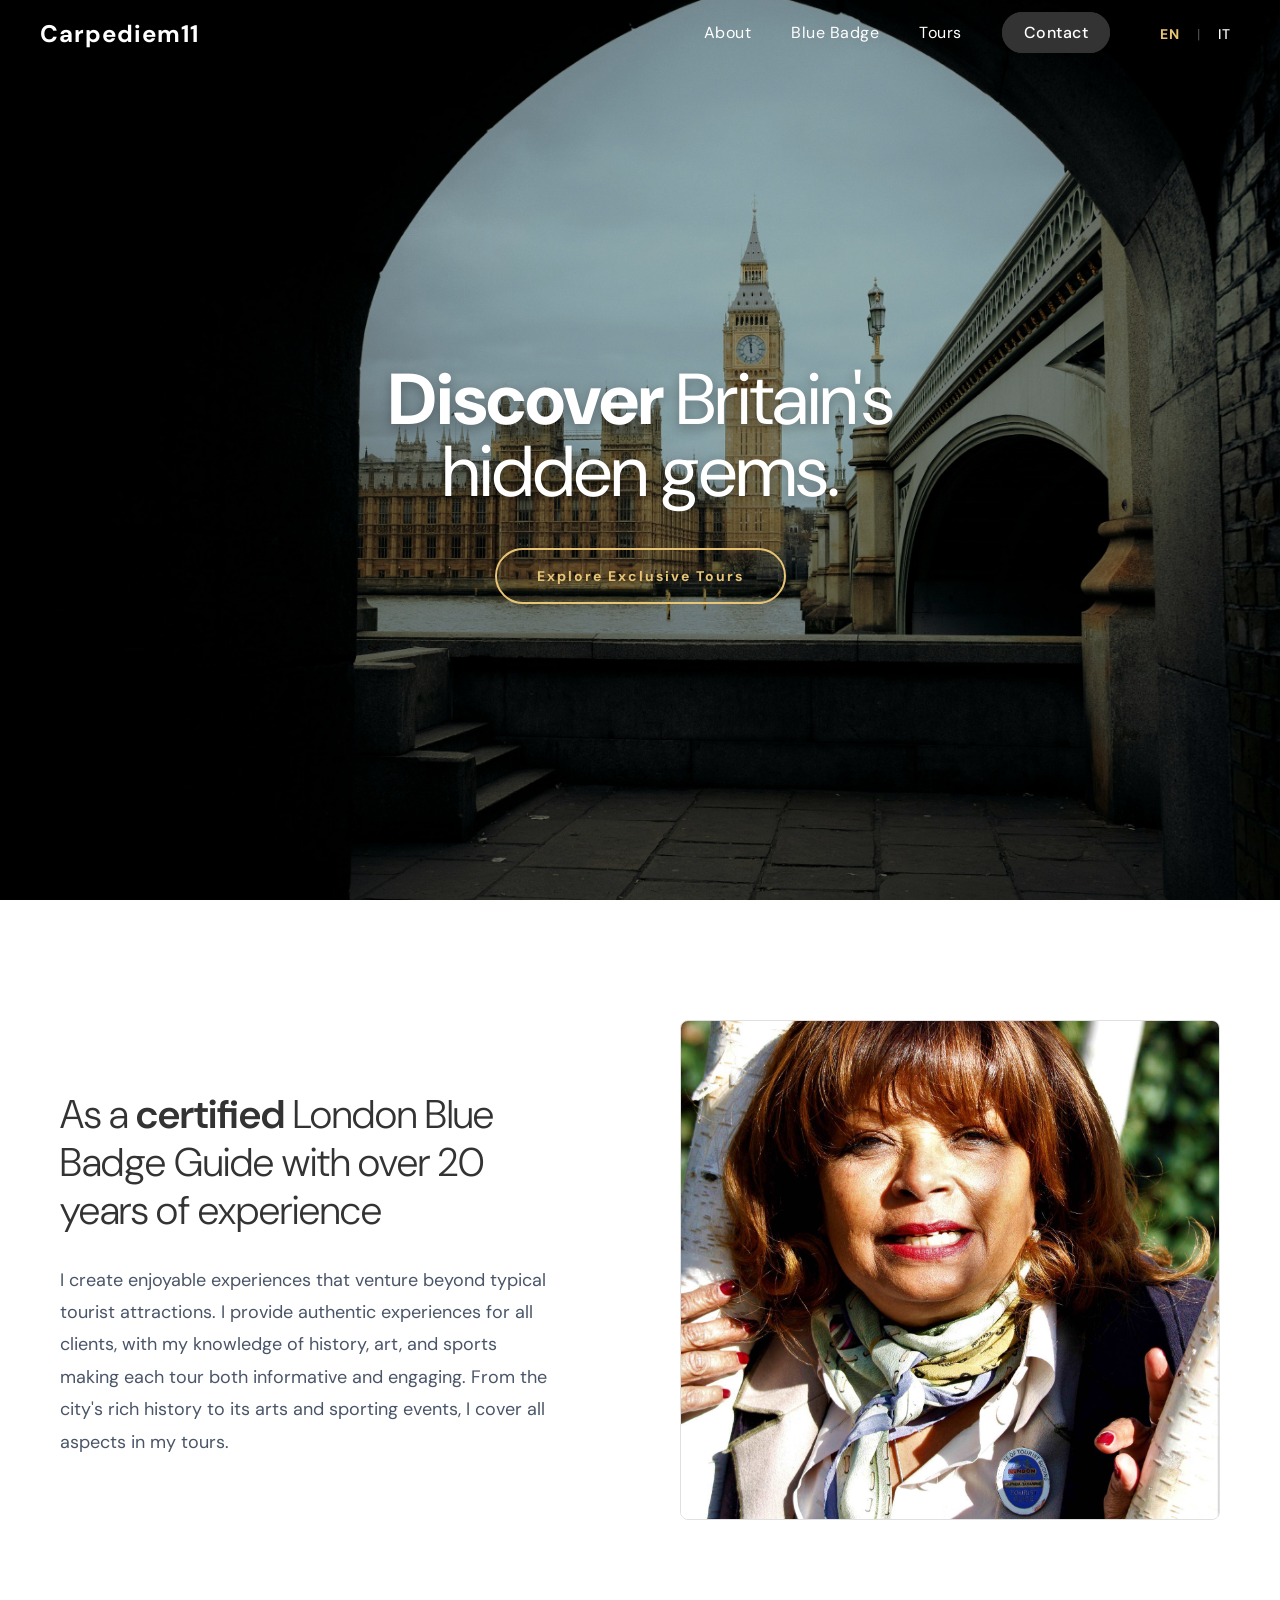
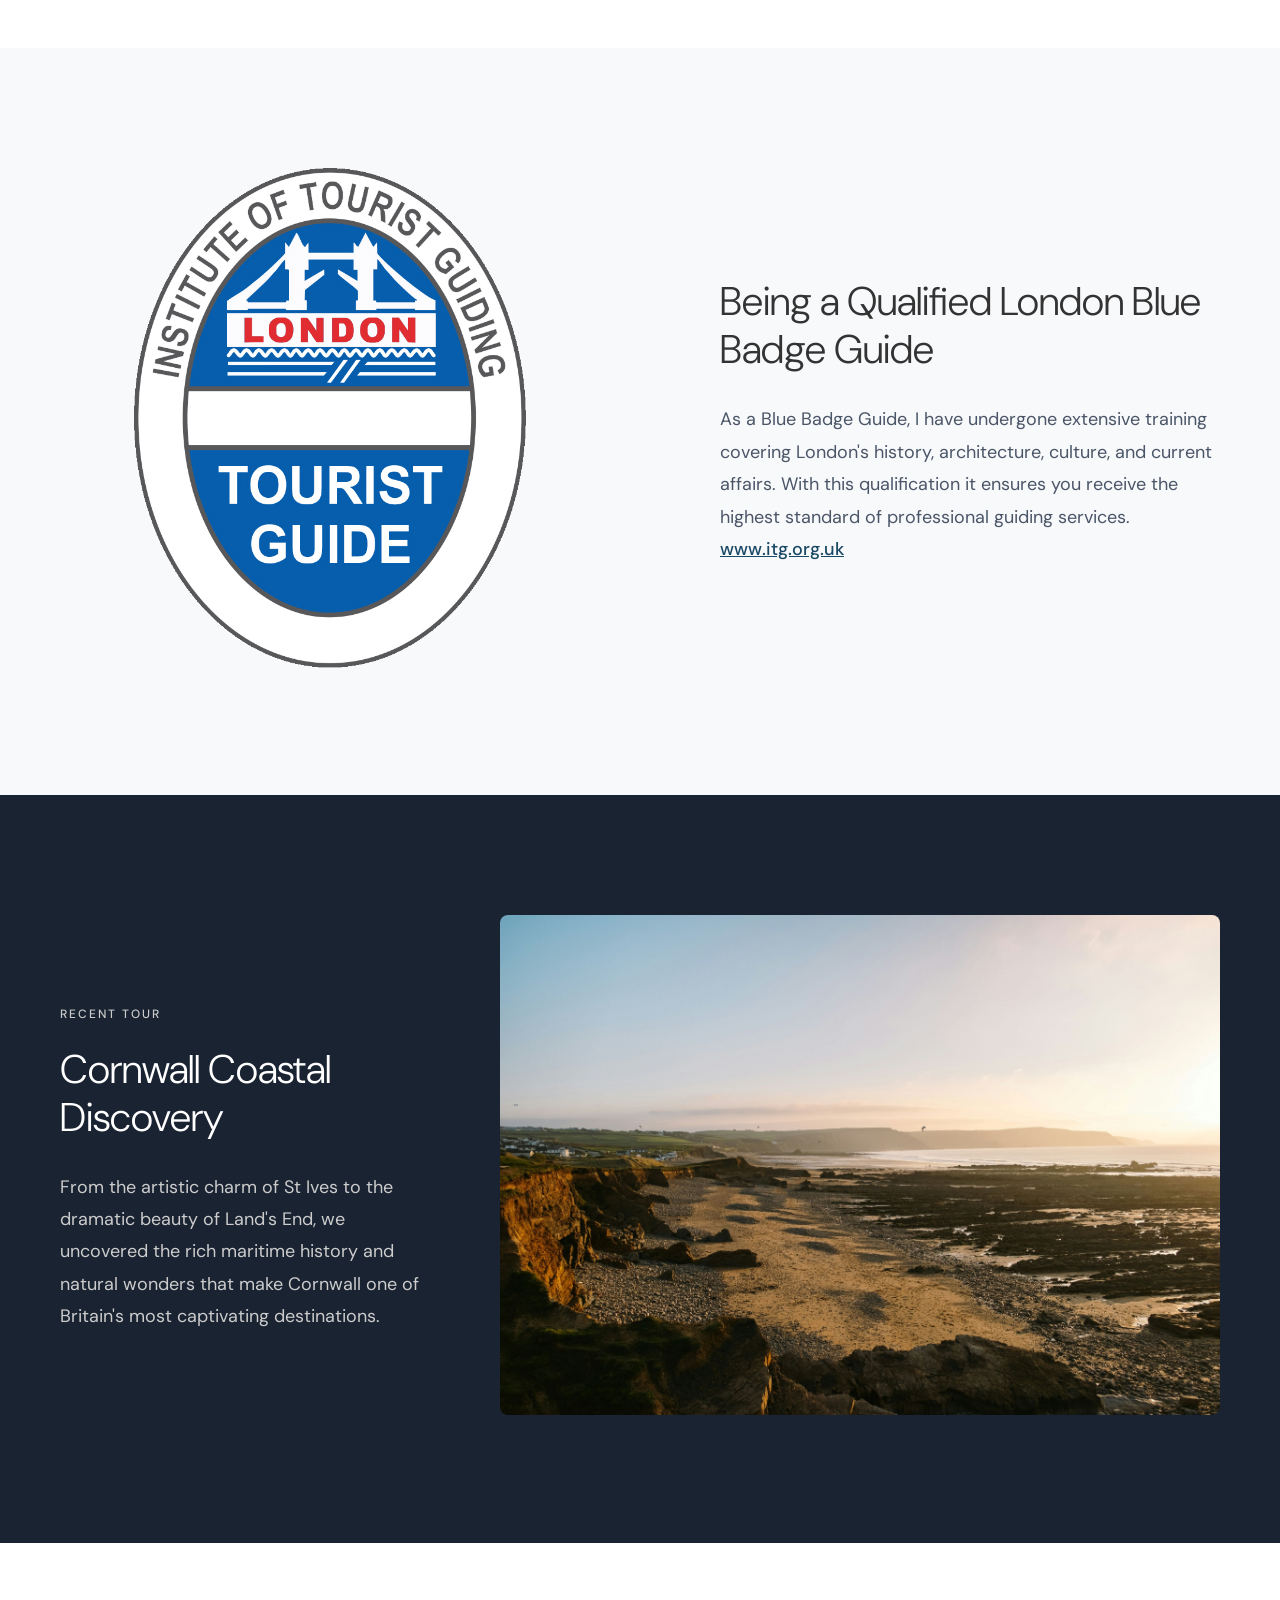
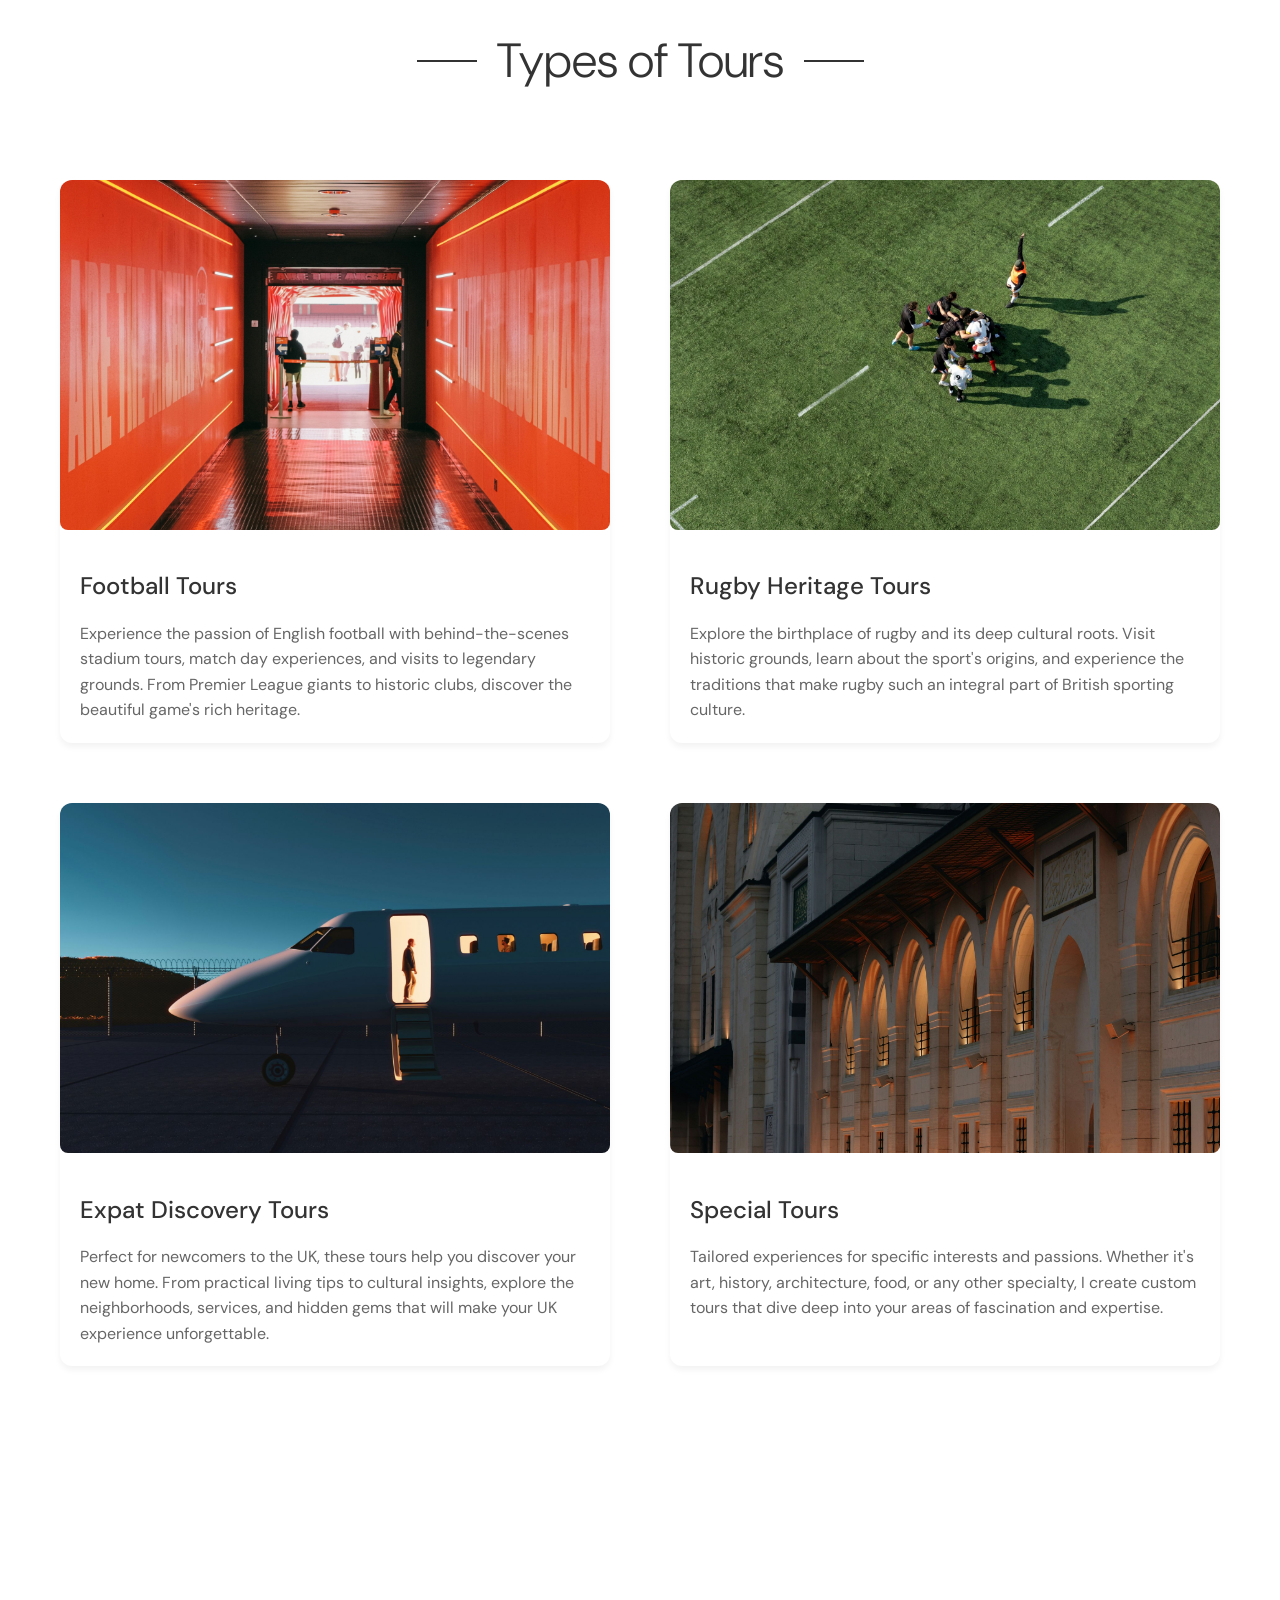
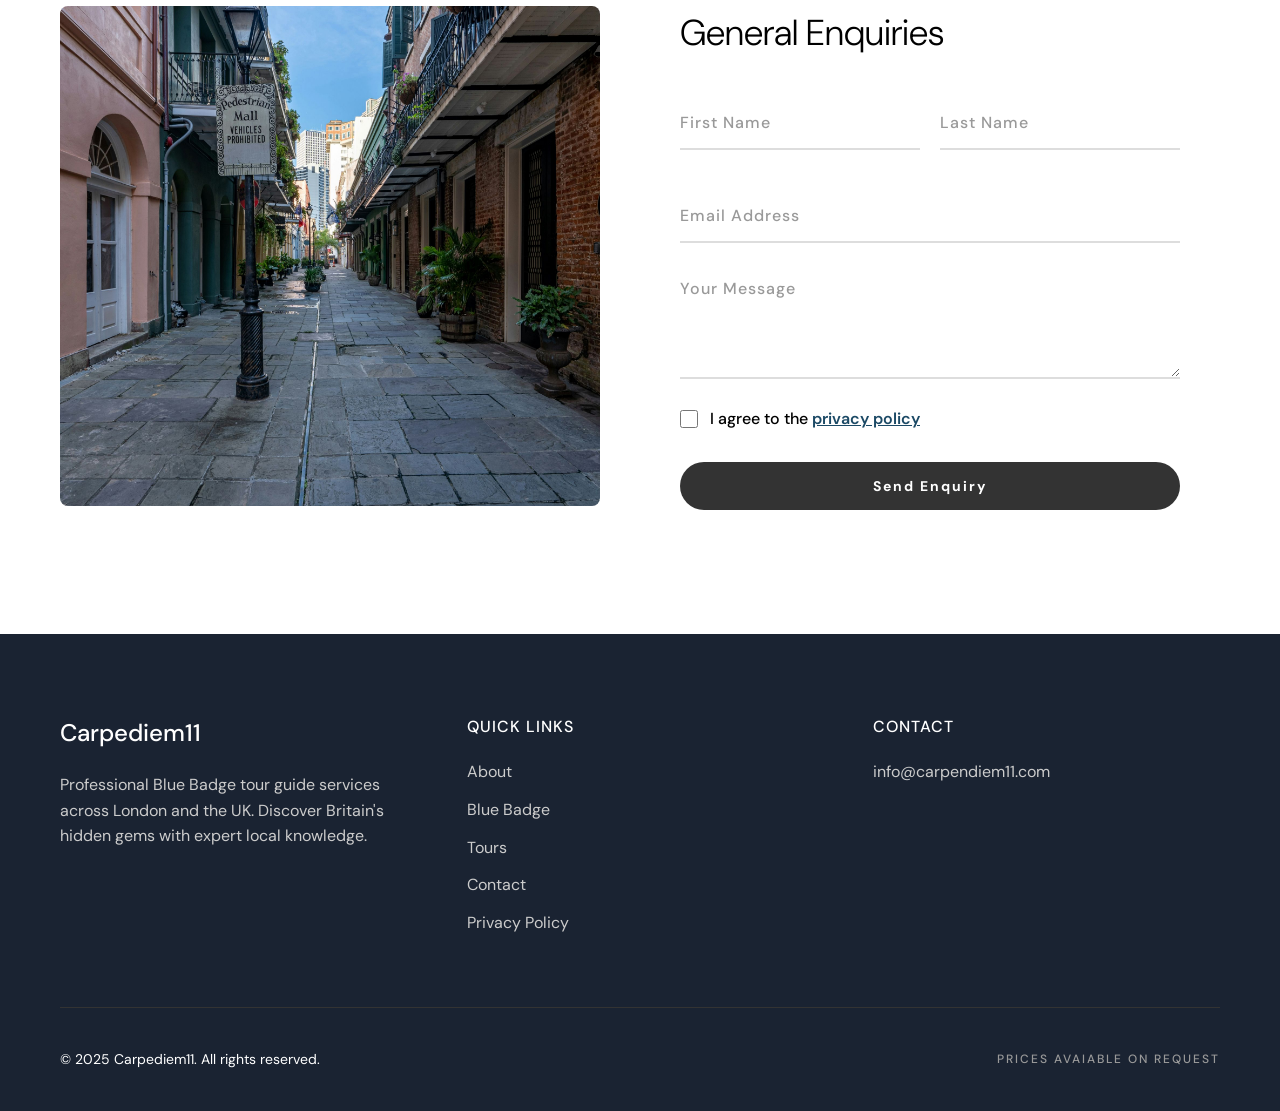
<file: index.html>
<!DOCTYPE html>
<html lang="en">
<head>
    <meta charset="UTF-8">
    <meta name="viewport" content="width=device-width, initial-scale=1.0">
    <title>Carpendiem11 - Exclusive UK and European Tour Guide</title>
    <link rel="stylesheet" href="styles.css">
    <link href="https://fonts.googleapis.com/css2?family=DM+Sans:wght@300;400;500;600;700&display=swap" rel="stylesheet">
    
    <!-- Preload critical above-the-fold images only -->
    <link rel="preload" as="image" href="images/london.jpg" fetchpriority="high" type="image/jpeg">
    <link rel="preload" as="image" href="images/Pat.jpg" fetchpriority="high" type="image/jpeg">
    <link rel="preload" as="image" href="images/blue-badge.png">
</head>
<body>
    <!-- Header Section -->
    <header class="hero-section">
        <nav class="nav">
            <div class="nav-brand">Carpediem11</div>
            <button class="hamburger" id="hamburger" aria-label="Toggle menu">
                <span></span>
                <span></span>
                <span></span>
            </button>
            <ul class="nav-links" id="navLinks">
                <li><a href="#about" data-translate="nav.about">About</a></li>
                <li><a href="#blue-badge" data-translate="nav.blueBadge">Blue Badge</a></li>
                <li><a href="#tours" data-translate="nav.tours">Tours</a></li>
                <li><a href="#contact" class="contact-button" data-translate="nav.contact">Contact</a></li>
                <li class="language-switcher">
                    <button class="lang-btn active" data-lang="en">EN</button>
                    <span class="lang-divider">|</span>
                    <button class="lang-btn" data-lang="it">IT</button>
                </li>
            </ul>
        </nav>
        <div class="hero-content">
            <h1 class="hero-title"><span class="title-light" data-translate="hero.titleLight">Discover</span> <span data-translate="hero.titleMain">Britain's<br>hidden gems.</span></h1>
            <a href="#tours" class="cta-button" data-translate="hero.cta">Explore Exclusive Tours</a>
        </div>
    </header>

    <!-- Fixed Navigation (appears on scroll) -->
    <nav class="fixed-nav" id="fixedNav">
        <div class="nav-container">
            <div class="nav-brand">Carpediem11</div>
            <button class="hamburger" id="hamburgerFixed" aria-label="Toggle menu">
                <span></span>
                <span></span>
                <span></span>
            </button>
            <ul class="nav-links" id="navLinksFixed">
                <li><a href="#about" data-translate="nav.about">About</a></li>
                <li><a href="#blue-badge" data-translate="nav.blueBadge">Blue Badge</a></li>
                <li><a href="#tours" data-translate="nav.tours">Tours</a></li>
                <li><a href="#contact" class="contact-button" data-translate="nav.contact">Contact</a></li>
                <li class="language-switcher">
                    <button class="lang-btn active" data-lang="en">EN</button>
                    <span class="lang-divider">|</span>
                    <button class="lang-btn" data-lang="it">IT</button>
                </li>
            </ul>
        </div>
    </nav>

    <!-- About Section -->
    <section id="about" class="about-section">
        <div class="container">
            <div class="about-content">
                <div class="about-text">
                    <!-- <span class="section-label">ABOUT</span> -->
                    <h2 class="section-title" data-translate="about.title">As a <span class="certified-bold">certified</span> London Blue Badge Guide with over 20 years of experience</h2>
                    <p class="section-description" data-translate="about.description">I create enjoyable experiences that venture beyond typical tourist attractions. I provide authentic experiences for all clients, with my knowledge of history, art, and sports making each tour both informative and engaging. From the city's rich history to its arts and sporting events, I cover all aspects in my tours.</p>
                </div>
                <div class="about-image">
                    <img src="images/Pat.jpg" alt="Modern cabin with fire pit" class="section-image">
                </div>
            </div>
        </div>
    </section>

    <!-- Blue Badge Section -->
    <section id="blue-badge" class="blue-badge-section">
        <div class="container">
            <div class="blue-badge-content">
                <div class="blue-badge-image">
                    <img src="images/blue-badge.png" alt="Blue Badge Guide certification" class="section-image">
                </div>
                <div class="blue-badge-text">
                    <!-- <span class="section-label">BLUE BADGE</span> -->
                    <h2 class="section-title" data-translate="blueBadge.title">Being a Qualified London Blue Badge Guide</h2>
                    
                    <p class="section-description" data-translate="blueBadge.description">As a Blue Badge Guide, I have undergone extensive training covering London's history, architecture, culture, and current affairs. With this qualification it ensures you receive the highest standard of professional guiding services.</p>
                    <p class="section-description"> <a href="https://www.itg.org.uk/" target="_blank" class="external-link">www.itg.org.uk</a></p>
                </div>
            </div>
        </div>
    </section>

    <!-- Recent Tour Section -->
    <section class="recent-tour-section">
        <div class="container">
            <div class="recent-tour-content">
                <div class="recent-tour-text">
                    <span class="section-label" data-translate="recentTour.label">RECENT TOUR</span>
                    <h2 class="section-title" data-translate="recentTour.title">Cornwall Coastal Discovery</h2>
                    <p class="section-description" data-translate="recentTour.description">From the artistic charm of St Ives to the dramatic beauty of Land's End, we uncovered the rich maritime history and natural wonders that make Cornwall one of Britain's most captivating destinations.</p>
                </div>
                <div class="recent-tour-image">
                    <img src="images/cornwall.jpg" alt="Modern interior with skylight" class="section-image">
                </div>
            </div>
        </div>
    </section>

    <!-- Types of Tours Section -->
    <section id="tours" class="tours-section">
        <div class="container">
            <div class="tours-header">
              
                <h2 class="tours-title" data-translate="tours.title">Types of Tours</h2>
            </div>
            <div class="tours-grid">
                <div class="tour-card">
                    <div class="tour-image">
                        <img src="images/arsenal3.jpg" alt="Football stadium tour" class="tour-img">
                    </div>
                    <h3 class="tour-name" data-translate="tours.football.name">Football Tours</h3>
                    <p class="tour-description" data-translate="tours.football.description">Experience the passion of English football with behind-the-scenes stadium tours, match day experiences, and visits to legendary grounds. From Premier League giants to historic clubs, discover the beautiful game's rich heritage.</p>
                </div>
                <div class="tour-card">
                    <div class="tour-image">
                        <img src="images/rugby.jpg" alt="Rugby stadium and heritage" class="tour-img">
                    </div>
                    <h3 class="tour-name" data-translate="tours.rugby.name">Rugby Heritage Tours</h3>
                    <p class="tour-description" data-translate="tours.rugby.description">Explore the birthplace of rugby and its deep cultural roots. Visit historic grounds, learn about the sport's origins, and experience the traditions that make rugby such an integral part of British sporting culture.</p>
                </div>
                <div class="tour-card">
                    <div class="tour-image">
                        <img src="images/plane.jpg" alt="Expat discovery tour" class="tour-img">
                    </div>
                    <h3 class="tour-name" data-translate="tours.expat.name">Expat Discovery Tours</h3>
                    <p class="tour-description" data-translate="tours.expat.description">Perfect for newcomers to the UK, these tours help you discover your new home. From practical living tips to cultural insights, explore the neighborhoods, services, and hidden gems that will make your UK experience unforgettable.</p>
                </div>
                <div class="tour-card">
                    <div class="tour-image">
                        <img src="images/special.jpg" alt="Special interest tour" class="tour-img">
                    </div>
                    <h3 class="tour-name" data-translate="tours.special.name">Special Tours</h3>
                    <p class="tour-description" data-translate="tours.special.description">Tailored experiences for specific interests and passions. Whether it's art, history, architecture, food, or any other specialty, I create custom tours that dive deep into your areas of fascination and expertise.</p>
                </div>
            </div>
            
            <!-- Mobile Tour Info Banner -->
            <div class="mobile-tour-banner">
                <p data-translate="tours.mobileBanner">Contact us for more information about all of the different tours we offer throughout the year, tailored to each season.</p>
                <a href="#contact" class="banner-button" data-translate="tours.mobileBannerBtn">Get in Touch</a>
            </div>
        </div>
    </section>

    <!-- Coming Soon Section -->
    <section id="contact" class="coming-soon-section">
        <div class="container">
            <div class="coming-soon-content">
                <div class="coming-soon-image">
                    <img src="images/form.jpg" alt="Campfire on hillside" class="section-image">
                </div>
                <div class="coming-soon-form">
                    <h2 class="coming-soon-title" data-translate="contact.title">General Enquiries</h2>
                    <form class="booking-form" id="contactForm" action="https://api.web3forms.com/submit" method="POST">
                        <!-- Web3Forms access key configured -->
                        <input type="hidden" name="access_key" value="16417ffe-3194-4e08-936b-fb488de1f143">
                        <input type="hidden" name="subject" value="New Enquiry from Carpediem11 Website">
                        <input type="hidden" name="from_name" value="Carpediem11 Website">
                        <input type="checkbox" name="botcheck" class="hidden" style="display: none;">
                        
                        <div class="form-row">
                            <div class="form-group">
                                <input type="text" 
                                       id="firstName" 
                                       name="name" 
                                       placeholder="First Name" 
                                       data-translate-placeholder="contact.firstName"
                                       class="form-input" 
                                       autocomplete="given-name"
                                       required>
                            </div>
                            <div class="form-group">
                                <input type="text" 
                                       id="lastName" 
                                       name="lastname" 
                                       placeholder="Last Name" 
                                       data-translate-placeholder="contact.lastName"
                                       class="form-input" 
                                       autocomplete="family-name"
                                       required>
                            </div>
                        </div>
                        <div class="form-group">
                            <input type="email" 
                                   id="email" 
                                   name="email" 
                                   placeholder="Email Address" 
                                   data-translate-placeholder="contact.email"
                                   class="form-input" 
                                   autocomplete="email"
                                   required>
                        </div>
                        <div class="form-group">
                            <textarea id="message" 
                                      name="message" 
                                      placeholder="Your Message" 
                                      data-translate-placeholder="contact.message"
                                      class="form-textarea" 
                                      rows="4"
                                      required></textarea>
                        </div>
                        <div class="checkbox-group">
                            <label class="checkbox-label">
                                <input type="checkbox" id="privacy" name="privacy" required>
                                <span data-translate="contact.privacy">I agree to the <a href="privacy-policy.html" target="_blank" class="privacy-link">privacy policy</a></span>
                            </label>
                        </div>
                        <button type="submit" class="submit-button" data-translate="contact.submit">Send Enquiry</button>
                        <div id="formMessage" class="form-message"></div>
                    </form>
                </div>
            </div>
        </div>
    </section>

    <!-- Footer -->
    <footer class="footer">
        <div class="container">
            <div class="footer-content">
                <div class="footer-section">
                    <h3 class="footer-brand">Carpediem11</h3>
                    <p class="footer-description" data-translate="footer.description">Professional Blue Badge tour guide services across London and the UK. Discover Britain's hidden gems with expert local knowledge.</p>
                </div>
                <div class="footer-section">
                    <h4 class="footer-title" data-translate="footer.quickLinks">Quick Links</h4>
                    <ul class="footer-links">
                        <li><a href="#about" data-translate="nav.about">About</a></li>
                        <li><a href="#blue-badge" data-translate="nav.blueBadge">Blue Badge</a></li>
                        <li><a href="#tours" data-translate="nav.tours">Tours</a></li>
                        <li><a href="#contact" data-translate="nav.contact">Contact</a></li>
                        <li><a href="privacy-policy.html" data-translate="footer.privacy">Privacy Policy</a></li>
                    </ul>
                </div>
                <div class="footer-section">
                    <h4 class="footer-title" data-translate="footer.contactTitle">Contact</h4>
                    <p class="footer-contact">info@carpendiem11.com</p>
                    <!-- <p class="footer-contact">+44 (555) 123-4567</p> -->
                </div>
            </div>
            <div class="footer-bottom">
                <p class="footer-copyright" data-translate="footer.copyright">© 2025 Carpediem11. All rights reserved.</p>
                <p class="footer-press" data-translate="footer.prices">Prices avaiable on request</p>
            </div>
        </div>
    </footer>

    <script>
        // Show/hide fixed navigation on scroll
        window.addEventListener('scroll', function() {
            const fixedNav = document.getElementById('fixedNav');
            const scrollPosition = window.scrollY;
            
            if (scrollPosition > 100) {
                fixedNav.classList.add('show');
            } else {
                fixedNav.classList.remove('show');
            }
        });

        // Mobile menu toggle
        const hamburger = document.getElementById('hamburger');
        const hamburgerFixed = document.getElementById('hamburgerFixed');
        const navLinks = document.getElementById('navLinks');
        const navLinksFixed = document.getElementById('navLinksFixed');

        function toggleMenu(burger, menu) {
            burger.addEventListener('click', function(e) {
                e.stopPropagation();
                burger.classList.toggle('active');
                menu.classList.toggle('active');
            });
        }

        if (hamburger && navLinks) {
            toggleMenu(hamburger, navLinks);
        }

        if (hamburgerFixed && navLinksFixed) {
            toggleMenu(hamburgerFixed, navLinksFixed);
        }

        // Close menu when clicking on a link
        document.querySelectorAll('.nav-links a').forEach(link => {
            link.addEventListener('click', function() {
                if (hamburger) hamburger.classList.remove('active');
                if (hamburgerFixed) hamburgerFixed.classList.remove('active');
                if (navLinks) navLinks.classList.remove('active');
                if (navLinksFixed) navLinksFixed.classList.remove('active');
            });
        });

        // Close menu when clicking outside
        document.addEventListener('click', function(e) {
            if (!e.target.closest('.nav') && !e.target.closest('.fixed-nav')) {
                if (hamburger) hamburger.classList.remove('active');
                if (hamburgerFixed) hamburgerFixed.classList.remove('active');
                if (navLinks) navLinks.classList.remove('active');
                if (navLinksFixed) navLinksFixed.classList.remove('active');
            }
        });

        // ===========================================
        // BILINGUAL TRANSLATION SYSTEM
        // ===========================================
        
        const translations = {
            en: {
                nav: {
                    about: "About",
                    blueBadge: "Blue Badge",
                    tours: "Tours",
                    contact: "Contact"
                },
                hero: {
                    titleLight: "Discover",
                    titleMain: "Britain's<br>hidden gems.",
                    cta: "Explore Exclusive Tours"
                },
                about: {
                    title: "As a <span class='certified-bold'>certified</span> London Blue Badge Guide with over 20 years of experience",
                    description: "I create enjoyable experiences that venture beyond typical tourist attractions. I provide authentic experiences for all clients, with my knowledge of history, art, and sports making each tour both informative and engaging. From the city's rich history to its arts and sporting events, I cover all aspects in my tours."
                },
                blueBadge: {
                    title: "Being a Qualified London Blue Badge Guide",
                    description: "As a Blue Badge Guide, I have undergone extensive training covering London's history, architecture, culture, and current affairs. With this qualification it ensures you receive the highest standard of professional guiding services."
                },
                recentTour: {
                    label: "RECENT TOUR",
                    title: "Cornwall Coastal Discovery",
                    description: "From the artistic charm of St Ives to the dramatic beauty of Land's End, we uncovered the rich maritime history and natural wonders that make Cornwall one of Britain's most captivating destinations."
                },
                tours: {
                    title: "Types of Tours",
                    football: {
                        name: "Football Tours",
                        description: "Experience the passion of English football with behind-the-scenes stadium tours, match day experiences, and visits to legendary grounds. From Premier League giants to historic clubs, discover the beautiful game's rich heritage."
                    },
                    rugby: {
                        name: "Rugby Heritage Tours",
                        description: "Explore the birthplace of rugby and its deep cultural roots. Visit historic grounds, learn about the sport's origins, and experience the traditions that make rugby such an integral part of British sporting culture."
                    },
                    expat: {
                        name: "Expat Discovery Tours",
                        description: "Perfect for newcomers to the UK, these tours help you discover your new home. From practical living tips to cultural insights, explore the neighborhoods, services, and hidden gems that will make your UK experience unforgettable."
                    },
                    special: {
                        name: "Special Tours",
                        description: "Tailored experiences for specific interests and passions. Whether it's art, history, architecture, food, or any other specialty, I create custom tours that dive deep into your areas of fascination and expertise."
                    },
                    mobileBanner: "Contact us for more information about all of the different tours we offer throughout the year, tailored to each season.",
                    mobileBannerBtn: "Get in Touch"
                },
                contact: {
                    title: "General Enquiries",
                    firstName: "First Name",
                    lastName: "Last Name",
                    email: "Email Address",
                    message: "Your Message",
                    privacy: "I agree to the <a href='privacy-policy.html' target='_blank' class='privacy-link'>privacy policy</a>",
                    submit: "Send Enquiry"
                },
                footer: {
                    description: "Professional Blue Badge tour guide services across London and the UK. Discover Britain's hidden gems with expert local knowledge.",
                    quickLinks: "Quick Links",
                    contactTitle: "Contact",
                    privacy: "Privacy Policy",
                    copyright: "© 2025 Carpediem11. All rights reserved.",
                    prices: "Prices avaiable on request"
                }
            },
            it: {
                nav: {
                    about: "Chi Siamo",
                    blueBadge: "Guida Blu",
                    tours: "Tour",
                    contact: "Contatto"
                },
                hero: {
                    titleLight: "Scopri",
                    titleMain: "i tesori nascosti<br>della Gran Bretagna.",
                    cta: "Esplora i Tour Esclusivi"
                },
                about: {
                    title: "Come guida <span class='certified-bold'>certificata</span> London Blue Badge con oltre 20 anni di esperienza",
                    description: "Creo esperienze piacevoli che vanno oltre le tipiche attrazioni turistiche. Fornisco esperienze autentiche per tutti i clienti, con la mia conoscenza di storia, arte e sport rendendo ogni tour informativo e coinvolgente. Dalla ricca storia della città alle arti e agli eventi sportivi, copro tutti gli aspetti nei miei tour."
                },
                blueBadge: {
                    title: "Essere una Guida Qualificata London Blue Badge",
                    description: "Come guida Blue Badge, ho seguito una formazione approfondita sulla storia, architettura, cultura e attualità di Londra. Con questa qualifica si garantisce il massimo standard di servizi di guida professionale."
                },
                recentTour: {
                    label: "TOUR RECENTE",
                    title: "Scoperta Costiera della Cornovaglia",
                    description: "Dal fascino artistico di St Ives alla bellezza drammatica di Land's End, abbiamo scoperto la ricca storia marittima e le meraviglie naturali che rendono la Cornovaglia una delle destinazioni più affascinanti della Gran Bretagna."
                },
                tours: {
                    title: "Tipi di Tour",
                    football: {
                        name: "Tour del Calcio",
                        description: "Vivi la passione del calcio inglese con tour dietro le quinte degli stadi, esperienze nei giorni delle partite e visite ai campi leggendari. Dai giganti della Premier League ai club storici, scopri il ricco patrimonio del bel gioco."
                    },
                    rugby: {
                        name: "Tour del Patrimonio del Rugby",
                        description: "Esplora la culla del rugby e le sue profonde radici culturali. Visita i campi storici, scopri le origini dello sport e vivi le tradizioni che rendono il rugby una parte così integrale della cultura sportiva britannica."
                    },
                    expat: {
                        name: "Tour di Scoperta per Expat",
                        description: "Perfetto per i nuovi arrivati nel Regno Unito, questi tour ti aiutano a scoprire la tua nuova casa. Dai consigli pratici per la vita alle intuizioni culturali, esplora i quartieri, i servizi e i tesori nascosti che renderanno la tua esperienza nel Regno Unito indimenticabile."
                    },
                    special: {
                        name: "Tour Speciali",
                        description: "Esperienze su misura per interessi e passioni specifiche. Che si tratti di arte, storia, architettura, cibo o qualsiasi altra specialità, creo tour personalizzati che approfondiscono le tue aree di fascino ed esperienza."
                    },
                    mobileBanner: "Contattaci per maggiori informazioni su tutti i diversi tour che offriamo durante l'anno, adattati ad ogni stagione.",
                    mobileBannerBtn: "Mettiti in Contatto"
                },
                contact: {
                    title: "Richieste Generali",
                    firstName: "Nome",
                    lastName: "Cognome",
                    email: "Indirizzo Email",
                    message: "Il Tuo Messaggio",
                    privacy: "Accetto la <a href='privacy-policy.html' target='_blank' class='privacy-link'>politica sulla privacy</a>",
                    submit: "Invia Richiesta"
                },
                footer: {
                    description: "Servizi di guida turistica professionale Blue Badge a Londra e nel Regno Unito. Scopri i tesori nascosti della Gran Bretagna con conoscenze locali esperte.",
                    quickLinks: "Link Rapidi",
                    contactTitle: "Contatto",
                    privacy: "Politica sulla Privacy",
                    copyright: "© 2025 Carpediem11. Tutti i diritti riservati.",
                    prices: "Prezzi disponibili su richiesta"
                }
            }
        };
        
        // Get value from nested object using dot notation
        function getNestedValue(obj, path) {
            return path.split('.').reduce((current, key) => current?.[key], obj);
        }
        
        // Switch language function
        function switchLanguage(lang) {
            // Fade out effect
            document.body.style.opacity = '0.7';
            document.body.style.transition = 'opacity 0.3s ease';
            
            setTimeout(() => {
                // Update all elements with data-translate
                document.querySelectorAll('[data-translate]').forEach(element => {
                    const key = element.getAttribute('data-translate');
                    const translation = getNestedValue(translations[lang], key);
                    if (translation) {
                        element.innerHTML = translation;
                    }
                });
                
                // Update placeholders
                document.querySelectorAll('[data-translate-placeholder]').forEach(element => {
                    const key = element.getAttribute('data-translate-placeholder');
                    const translation = getNestedValue(translations[lang], key);
                    if (translation) {
                        element.placeholder = translation;
                    }
                });
                
                // Update active language button
                document.querySelectorAll('.lang-btn').forEach(btn => {
                    btn.classList.remove('active');
                    if (btn.getAttribute('data-lang') === lang) {
                        btn.classList.add('active');
                    }
                });
                
                // Save language preference
                localStorage.setItem('preferredLanguage', lang);
                
                // Fade back in
                document.body.style.opacity = '1';
            }, 150);
        }
        
        // Initialize language system
        function initializeLanguage() {
            // Check saved preference or default to English
            const savedLang = localStorage.getItem('preferredLanguage') || 'en';
            if (savedLang !== 'en') {
                switchLanguage(savedLang);
            }
            
            // Add click listeners to all language buttons
            document.querySelectorAll('.lang-btn').forEach(button => {
                button.addEventListener('click', function() {
                    const lang = this.getAttribute('data-lang');
                    switchLanguage(lang);
                });
            });
        }
        
        // Initialize on page load
        initializeLanguage();
        
        // ===========================================
        // CONTACT FORM HANDLING
        // ===========================================
        
        const contactForm = document.getElementById('contactForm');
        const formMessage = document.getElementById('formMessage');

        if (contactForm) {
            contactForm.addEventListener('submit', function(e) {
                e.preventDefault();
                
                const submitButton = contactForm.querySelector('.submit-button');
                const originalButtonText = submitButton.textContent;
                
                // Disable button and show loading state
                submitButton.disabled = true;
                submitButton.textContent = 'Sending...';
                submitButton.style.opacity = '0.6';
                
                // Hide any previous messages
                formMessage.className = 'form-message';
                formMessage.style.display = 'none';
                
                // Create form data
                const formData = new FormData(contactForm);
                
                console.log('Submitting form to:', contactForm.action);
                console.log('Form data entries:');
                for (let pair of formData.entries()) {
                    console.log(pair[0] + ': ' + pair[1]);
                }
                
                // Send using fetch with proper CORS mode
                fetch(contactForm.action, {
                    method: 'POST',
                    body: formData,
                    mode: 'cors',
                    headers: {
                        'Accept': 'application/json'
                    }
                })
                .then(function(response) {
                    console.log('Response received!');
                    console.log('Response status:', response.status);
                    console.log('Response ok:', response.ok);
                    
                    // Web3Forms returns status 200 on success
                    if (response.status === 200 || response.ok) {
                        // Success!
                        formMessage.className = 'form-message success';
                        formMessage.textContent = 'Thank you! Your message has been sent successfully. We\'ll get back to you soon.';
                        formMessage.style.display = 'block';
                        contactForm.reset();
                        return Promise.resolve();
                    } else {
                        // Try to get error details
                        return response.json().then(function(data) {
                            console.error('Server error response:', data);
                            formMessage.className = 'form-message error';
                            formMessage.textContent = data.message || 'Form submission failed. Please try again.';
                            formMessage.style.display = 'block';
                        });
                    }
                })
                .catch(function(error) {
                    // Error from server or network
                    console.error('Form error details:', error);
                    console.error('Error message:', error.message);
                    console.error('Error type:', error.name);
                    
                    formMessage.className = 'form-message error';
                    
                    // Better error messages for different scenarios
                    if (error.message === 'Failed to fetch') {
                        formMessage.textContent = 'Unable to send message. Please email us directly at info@carpendiem11.com';
                    } else {
                        formMessage.textContent = 'Unable to send message. Please email us directly at info@carpendiem11.com';
                    }
                    formMessage.style.display = 'block';
                })
                .finally(function() {
                    // Re-enable button
                    submitButton.disabled = false;
                    submitButton.textContent = originalButtonText;
                    submitButton.style.opacity = '1';
                    
                    // Scroll to message
                    if (formMessage.style.display === 'block') {
                        formMessage.scrollIntoView({ behavior: 'smooth', block: 'nearest' });
                    }
                });
            });
            
            // Log that form handler is attached (for debugging)
            console.log('Contact form handler attached successfully');
            console.log('Form action URL:', contactForm.action);
        } else {
            console.error('Contact form not found!');
        }
    </script>
</body>
</html>
</file>
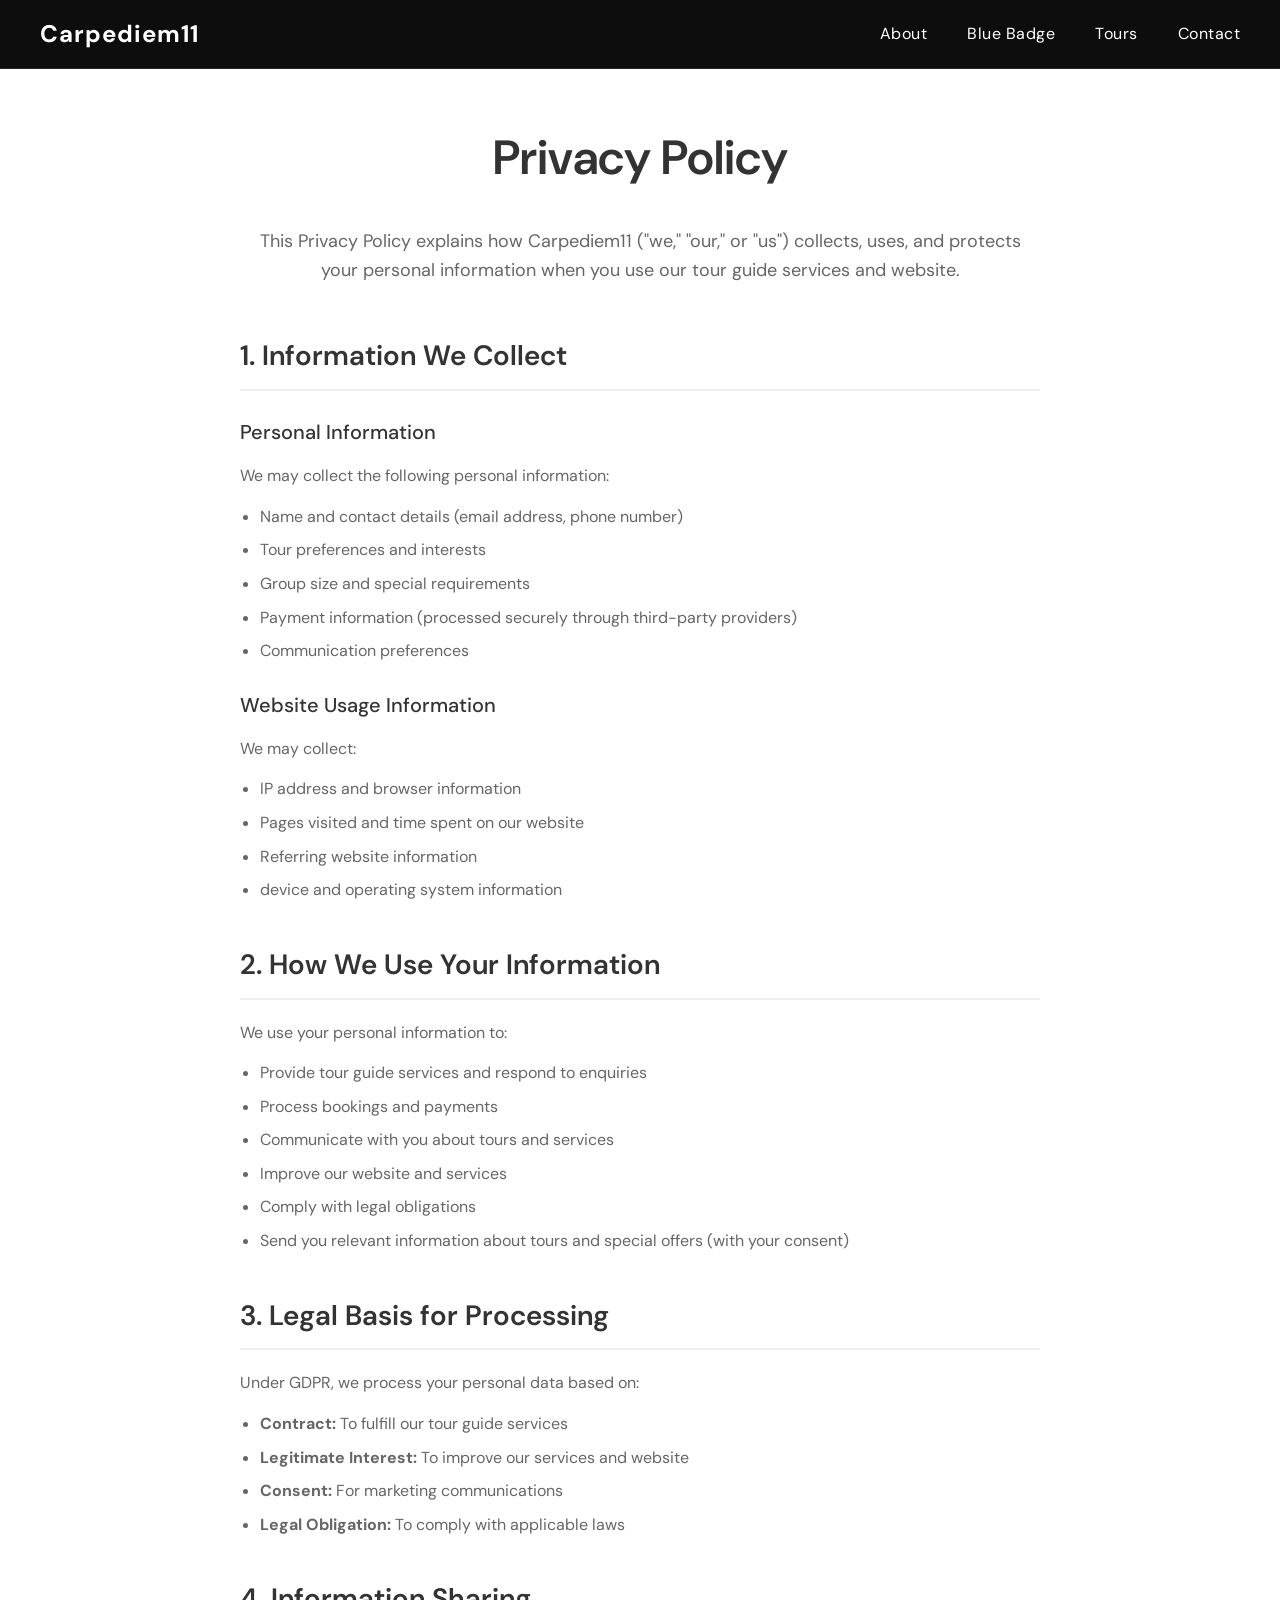
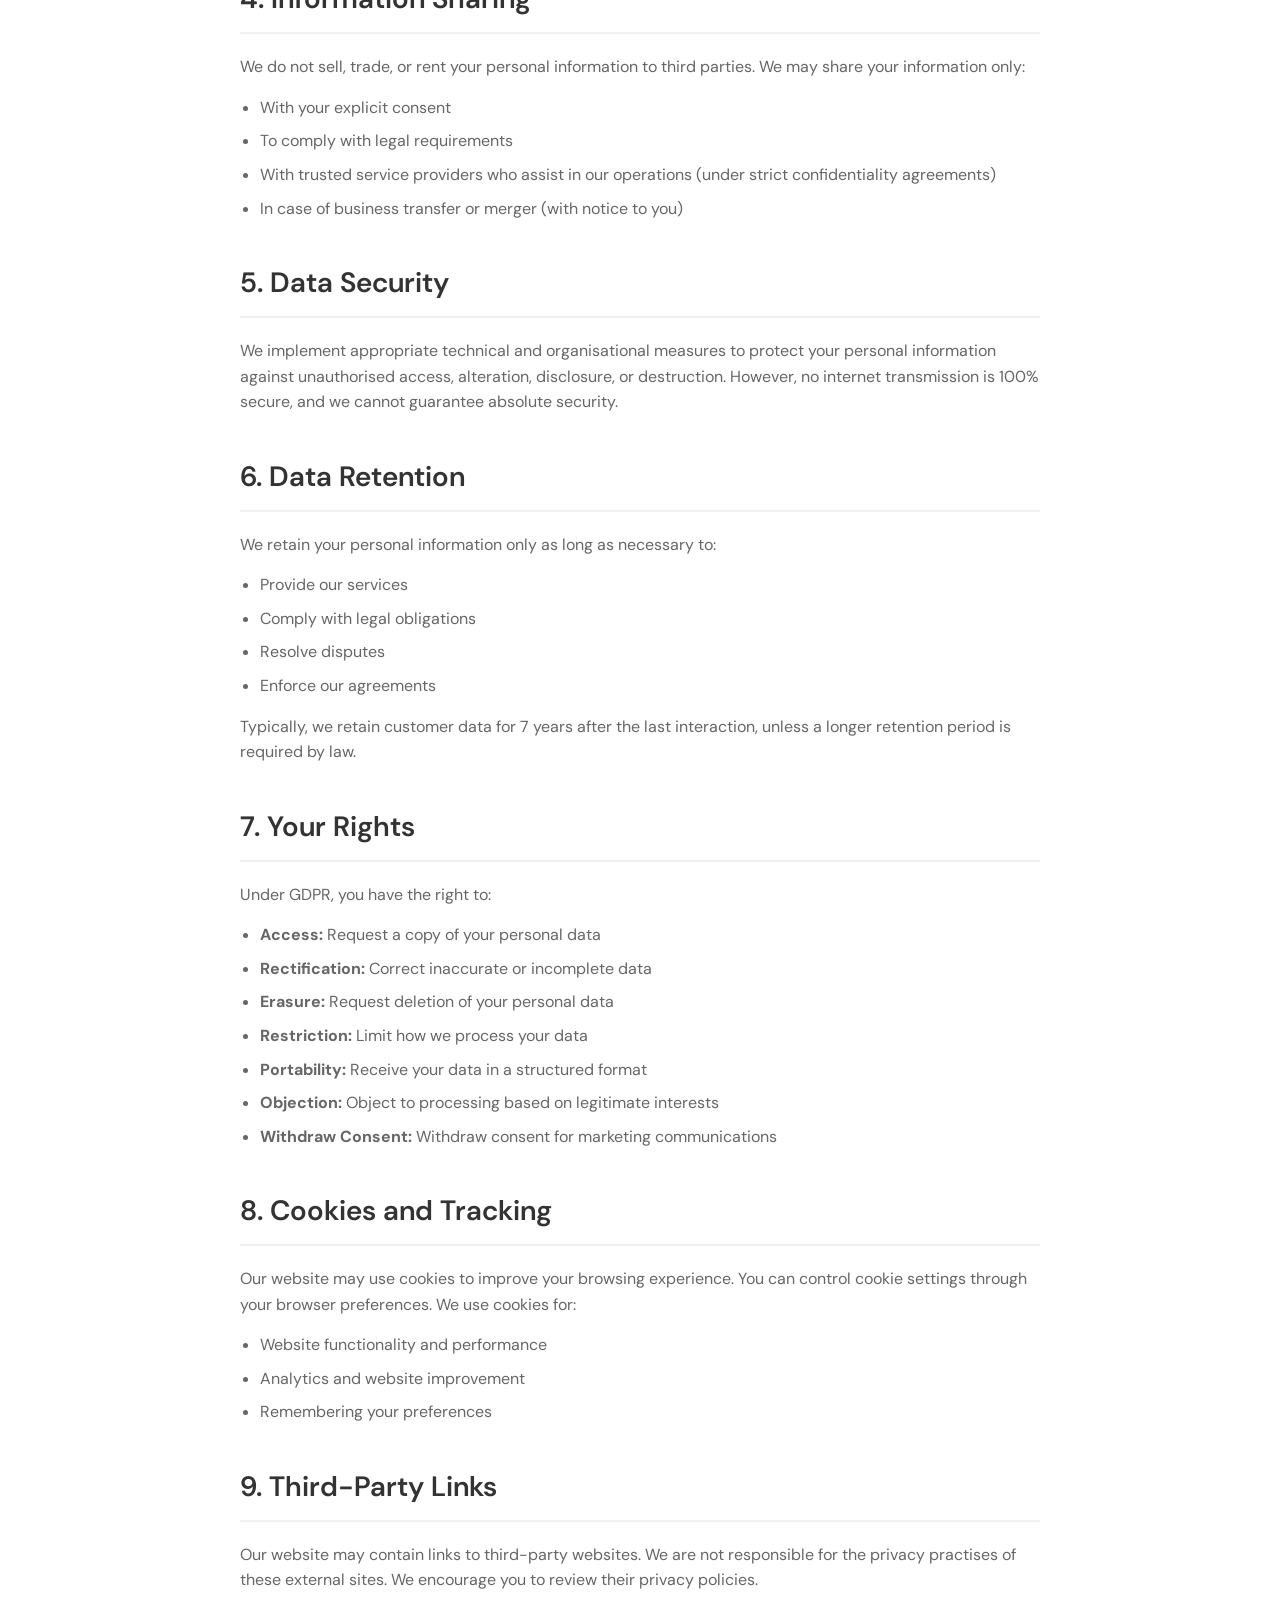
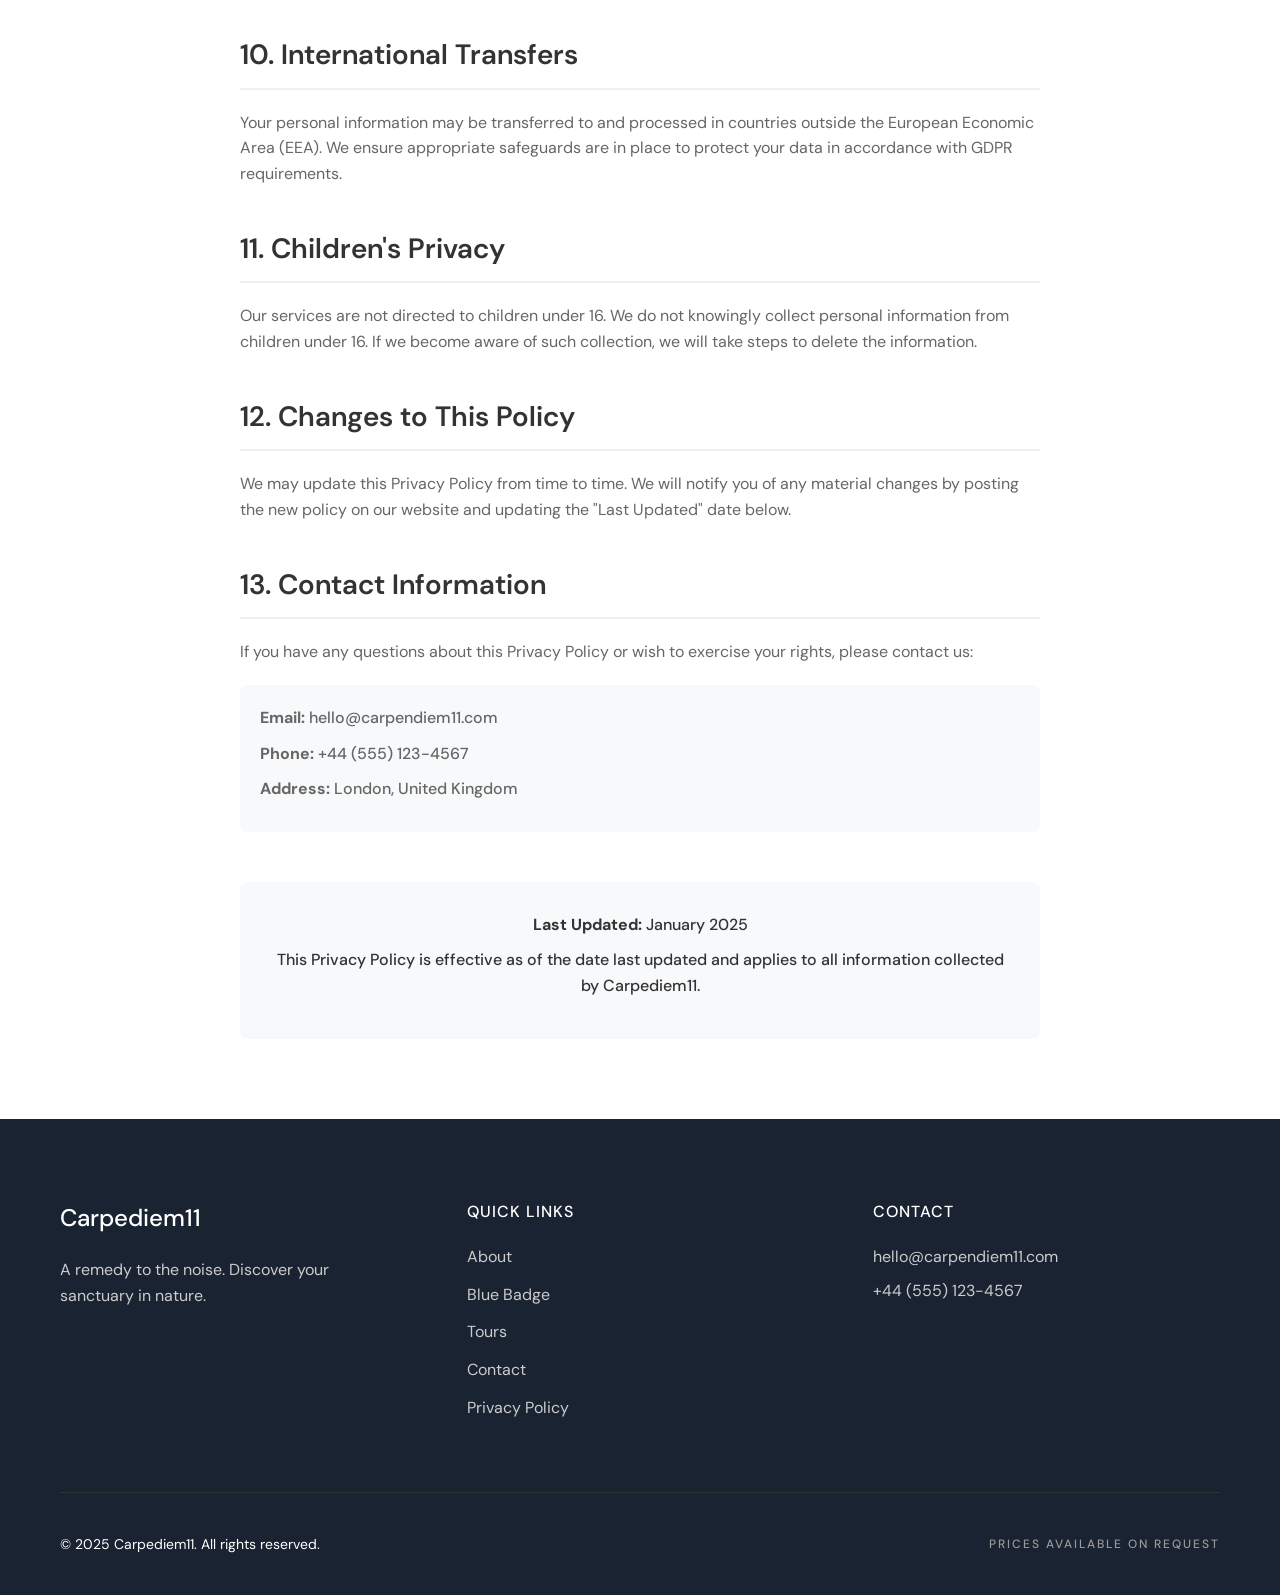
<file: privacy-policy.html>
<!DOCTYPE html>
<html lang="en">
<head>
    <meta charset="UTF-8">
    <meta name="viewport" content="width=device-width, initial-scale=1.0">
    <title>Privacy Policy - Carpediem11</title>
    <link rel="stylesheet" href="styles.css">
    <link href="https://fonts.googleapis.com/css2?family=DM+Sans:wght@300;400;500;600;700&display=swap" rel="stylesheet">
</head>
<body>
    <!-- Fixed Navigation -->
    <nav class="fixed-nav show">
        <div class="nav-container">
            <div class="nav-brand">Carpediem11</div>
            <ul class="nav-links">
                <li><a href="index.html#about">About</a></li>
                <li><a href="index.html#blue-badge">Blue Badge</a></li>
                <li><a href="index.html#tours">Tours</a></li>
                <li><a href="index.html#contact">Contact</a></li>
            </ul>
        </div>
    </nav>

    <!-- Privacy Policy Content -->
    <section class="privacy-policy-section">
        <div class="container">
            <div class="privacy-content">
                <h1 class="privacy-title">Privacy Policy</h1>
                <p class="privacy-intro">This Privacy Policy explains how Carpediem11 ("we," "our," or "us") collects, uses, and protects your personal information when you use our tour guide services and website.</p>
                
                <div class="privacy-section">
                    <h2>1. Information We Collect</h2>
                    <h3>Personal Information</h3>
                    <p>We may collect the following personal information:</p>
                    <ul>
                        <li>Name and contact details (email address, phone number)</li>
                        <li>Tour preferences and interests</li>
                        <li>Group size and special requirements</li>
                        <li>Payment information (processed securely through third-party providers)</li>
                        <li>Communication preferences</li>
                    </ul>
                    
                    <h3>Website Usage Information</h3>
                    <p>We may collect:</p>
                    <ul>
                        <li>IP address and browser information</li>
                        <li>Pages visited and time spent on our website</li>
                        <li>Referring website information</li>
                        <li>device and operating system information</li>
                    </ul>
                </div>

                <div class="privacy-section">
                    <h2>2. How We Use Your Information</h2>
                    <p>We use your personal information to:</p>
                    <ul>
                        <li>Provide tour guide services and respond to enquiries</li>
                        <li>Process bookings and payments</li>
                        <li>Communicate with you about tours and services</li>
                        <li>Improve our website and services</li>
                        <li>Comply with legal obligations</li>
                        <li>Send you relevant information about tours and special offers (with your consent)</li>
                    </ul>
                </div>

                <div class="privacy-section">
                    <h2>3. Legal Basis for Processing</h2>
                    <p>Under GDPR, we process your personal data based on:</p>
                    <ul>
                        <li><strong>Contract:</strong> To fulfill our tour guide services</li>
                        <li><strong>Legitimate Interest:</strong> To improve our services and website</li>
                        <li><strong>Consent:</strong> For marketing communications</li>
                        <li><strong>Legal Obligation:</strong> To comply with applicable laws</li>
                    </ul>
                </div>

                <div class="privacy-section">
                    <h2>4. Information Sharing</h2>
                    <p>We do not sell, trade, or rent your personal information to third parties. We may share your information only:</p>
                    <ul>
                        <li>With your explicit consent</li>
                        <li>To comply with legal requirements</li>
                        <li>With trusted service providers who assist in our operations (under strict confidentiality agreements)</li>
                        <li>In case of business transfer or merger (with notice to you)</li>
                    </ul>
                </div>

                <div class="privacy-section">
                    <h2>5. Data Security</h2>
                    <p>We implement appropriate technical and organisational measures to protect your personal information against unauthorised access, alteration, disclosure, or destruction. However, no internet transmission is 100% secure, and we cannot guarantee absolute security.</p>
                </div>

                <div class="privacy-section">
                    <h2>6. Data Retention</h2>
                    <p>We retain your personal information only as long as necessary to:</p>
                    <ul>
                        <li>Provide our services</li>
                        <li>Comply with legal obligations</li>
                        <li>Resolve disputes</li>
                        <li>Enforce our agreements</li>
                    </ul>
                    <p>Typically, we retain customer data for 7 years after the last interaction, unless a longer retention period is required by law.</p>
                </div>

                <div class="privacy-section">
                    <h2>7. Your Rights</h2>
                    <p>Under GDPR, you have the right to:</p>
                    <ul>
                        <li><strong>Access:</strong> Request a copy of your personal data</li>
                        <li><strong>Rectification:</strong> Correct inaccurate or incomplete data</li>
                        <li><strong>Erasure:</strong> Request deletion of your personal data</li>
                        <li><strong>Restriction:</strong> Limit how we process your data</li>
                        <li><strong>Portability:</strong> Receive your data in a structured format</li>
                        <li><strong>Objection:</strong> Object to processing based on legitimate interests</li>
                        <li><strong>Withdraw Consent:</strong> Withdraw consent for marketing communications</li>
                    </ul>
                </div>

                <div class="privacy-section">
                    <h2>8. Cookies and Tracking</h2>
                    <p>Our website may use cookies to improve your browsing experience. You can control cookie settings through your browser preferences. We use cookies for:</p>
                    <ul>
                        <li>Website functionality and performance</li>
                        <li>Analytics and website improvement</li>
                        <li>Remembering your preferences</li>
                    </ul>
                </div>

                <div class="privacy-section">
                    <h2>9. Third-Party Links</h2>
                    <p>Our website may contain links to third-party websites. We are not responsible for the privacy practises of these external sites. We encourage you to review their privacy policies.</p>
                </div>

                <div class="privacy-section">
                    <h2>10. International Transfers</h2>
                    <p>Your personal information may be transferred to and processed in countries outside the European Economic Area (EEA). We ensure appropriate safeguards are in place to protect your data in accordance with GDPR requirements.</p>
                </div>

                <div class="privacy-section">
                    <h2>11. Children's Privacy</h2>
                    <p>Our services are not directed to children under 16. We do not knowingly collect personal information from children under 16. If we become aware of such collection, we will take steps to delete the information.</p>
                </div>

                <div class="privacy-section">
                    <h2>12. Changes to This Policy</h2>
                    <p>We may update this Privacy Policy from time to time. We will notify you of any material changes by posting the new policy on our website and updating the "Last Updated" date below.</p>
                </div>

                <div class="privacy-section">
                    <h2>13. Contact Information</h2>
                    <p>If you have any questions about this Privacy Policy or wish to exercise your rights, please contact us:</p>
                    <div class="contact-info">
                        <p><strong>Email:</strong> hello@carpendiem11.com</p>
                        <p><strong>Phone:</strong> +44 (555) 123-4567</p>
                        <p><strong>Address:</strong> London, United Kingdom</p>
                    </div>
                </div>

                <div class="privacy-footer">
                    <p><strong>Last Updated:</strong> January 2025</p>
                    <p>This Privacy Policy is effective as of the date last updated and applies to all information collected by Carpediem11.</p>
                </div>
            </div>
        </div>
    </section>

    <!-- Footer -->
    <footer class="footer">
        <div class="container">
            <div class="footer-content">
                <div class="footer-section">
                    <h3 class="footer-brand">Carpediem11</h3>
                    <p class="footer-description">A remedy to the noise. Discover your sanctuary in nature.</p>
                </div>
                <div class="footer-section">
                    <h4 class="footer-title">Quick Links</h4>
                    <ul class="footer-links">
                        <li><a href="index.html#about">About</a></li>
                        <li><a href="index.html#blue-badge">Blue Badge</a></li>
                        <li><a href="index.html#tours">Tours</a></li>
                        <li><a href="index.html#contact">Contact</a></li>
                        <li><a href="privacy-policy.html">Privacy Policy</a></li>
                    </ul>
                </div>
                <div class="footer-section">
                    <h4 class="footer-title">Contact</h4>
                    <p class="footer-contact">hello@carpendiem11.com</p>
                    <p class="footer-contact">+44 (555) 123-4567</p>
                </div>
            </div>
            <div class="footer-bottom">
                <p class="footer-copyright">© 2025 Carpediem11. All rights reserved.</p>
                <p class="footer-press">Prices available on request</p>
            </div>
        </div>
    </footer>
</body>
</html>
</file>
<file: styles.css>
/* Reset and Base Styles */
* {
    margin: 0;
    padding: 0;
    box-sizing: border-box;
}

/* Premium Color Palette */
:root {
    --primary-navy: #1B4965;
    --accent-gold: #E8C574;
    --hover-gold: #F0D89E;
    --dark-navy: #0A1F2E;
    --light-blue: #E8EFF3;
    --text-dark: #2D3748;
    --text-medium: #4A5568;
    --text-light: #718096;
    --white: #FFFFFF;
}

html {
    scroll-behavior: smooth;
    scroll-padding-top: 80px;
}

body {
    font-family: 'DM Sans', sans-serif;
    line-height: 1.6;
    color: #333;
    overflow-x: hidden;
}

.container {
    max-width: 1200px;
    margin: 0 auto;
    padding: 0 20px;
}

/* Typography */
.section-label {
    font-size: 12px;
    font-weight: 500;
    letter-spacing: 2px;
    text-transform: uppercase;
    color: #999;
    display: block;
    margin-bottom: 20px;
}

.section-title {
    font-size: 40px;
    font-weight: 300;
    line-height: 1.2;
    margin-bottom: 30px;
    color: #333;
}

.certified-bold {
    font-weight: 600;
}

.section-description {
    font-size: 18px;
    font-weight: 400;
    color: var(--text-medium);
    line-height: 1.8;
    max-width: 65ch;
}

.external-link {
    color: var(--primary-navy);
    text-decoration: underline;
    font-weight: 500;
    transition: color 0.3s ease;
}

.external-link:hover {
    color: var(--accent-gold);
}

/* Section Images */
.section-image {
    width: 100%;
    height: 500px;
    object-fit: cover;
    border-radius: 8px;
    transition: transform 0.6s ease, filter 0.3s ease;
}

.blue-badge-image .section-image {
    object-fit: contain;
    background: #f8f9fa;
}

.about-image .section-image {
    border: 1px solid #e0e0e0;
}

.recent-tour-image .section-image {
    height: 500px;
}

.section-image:hover {
    transform: scale(1.08);
    filter: brightness(1.1) contrast(1.05);
}

.tour-img {
    width: 100%;
    height: 350px;
    object-fit: cover;
    border-radius: 8px;
    transition: transform 0.6s ease, filter 0.3s ease;
}

.tour-img:hover {
    transform: scale(1.08);
    filter: brightness(1.1) contrast(1.05);
}

/* Original Navigation in Hero */
.nav {
    display: flex;
    justify-content: space-between;
    align-items: center;
    padding: 15px 40px;
    position: relative;
    z-index: 10;
}

.nav-brand {
    font-size: 24px;
    font-weight: 700;
    letter-spacing: 1px;
    color: white;
}

.nav-links {
    display: flex;
    list-style: none;
    gap: 40px;
}

.nav-links a {
    color: white;
    text-decoration: none;
    font-size: 16px;
    font-weight: 400;
    letter-spacing: 0.5px;
    position: relative;
    transition: color 0.3s ease;
}

.nav-links a::after {
    content: '';
    position: absolute;
    bottom: -8px;
    left: 0;
    width: 0;
    height: 2px;
    background: var(--accent-gold);
    transition: width 0.3s ease;
}

.nav-links a:hover {
    color: var(--accent-gold);
}

.nav-links a:hover::after {
    width: 100%;
}

/* Language Switcher */
.language-switcher {
    display: flex;
    align-items: center;
    gap: 8px;
}

.lang-btn {
    background: transparent;
    border: none;
    color: white;
    font-family: 'DM Sans', sans-serif;
    font-size: 14px;
    font-weight: 500;
    letter-spacing: 0.5px;
    cursor: pointer;
    padding: 5px 10px;
    transition: all 0.3s ease;
    border-radius: 4px;
}

.lang-btn:hover {
    color: var(--accent-gold);
    background: rgba(232, 197, 116, 0.1);
}

.lang-btn.active {
    color: var(--accent-gold);
    font-weight: 700;
}

.lang-divider {
    color: rgba(255, 255, 255, 0.3);
    font-size: 14px;
}

/* Hamburger Menu */
.hamburger {
    display: none;
    flex-direction: column;
    gap: 5px;
    background: transparent;
    border: none;
    cursor: pointer;
    padding: 5px;
    z-index: 1003;
    position: relative;
}

.hamburger span {
    width: 25px;
    height: 2px;
    background: white;
    transition: all 0.3s ease;
}

.fixed-nav .hamburger span {
    background: white;
}

.hamburger.active span:nth-child(1) {
    transform: rotate(45deg) translate(7px, 7px);
}

.hamburger.active span:nth-child(2) {
    opacity: 0;
}

.hamburger.active span:nth-child(3) {
    transform: rotate(-45deg) translate(7px, -7px);
}

/* Fixed Navigation (appears on scroll) */
.fixed-nav {
    position: fixed;
    top: -100px;
    left: 0;
    right: 0;
    background: rgba(0, 0, 0, 0.95);
    backdrop-filter: blur(10px);
    border-bottom: 1px solid rgba(255, 255, 255, 0.1);
    z-index: 1000;
    transition: all 0.3s ease;
}

.fixed-nav.show {
    top: 0;
}

.nav-container {
    display: flex;
    justify-content: space-between;
    align-items: center;
    padding: 15px 40px;
    position: relative;
    z-index: 10;
}

.fixed-nav .nav-brand {
    color: white;
    font-size: 24px;
    font-weight: 700;
    letter-spacing: 1px;
}

.fixed-nav .nav-links {
    display: flex;
    list-style: none;
    gap: 40px;
}

.fixed-nav .nav-links a {
    color: white;
    text-decoration: none;
    font-size: 16px;
    font-weight: 400;
    letter-spacing: 0.5px;
    transition: color 0.3s ease;
    position: relative;
}

.fixed-nav .nav-links a::after {
    content: '';
    position: absolute;
    bottom: -8px;
    left: 0;
    width: 0;
    height: 2px;
    background: var(--accent-gold);
    transition: width 0.3s ease;
}

.fixed-nav .nav-links a:hover {
    color: var(--accent-gold);
}

.fixed-nav .nav-links a:hover::after {
    width: 100%;
}


/* Contact Button */
.contact-button {
    background: #333 !important;
    color: white !important;
    padding: 8px 20px !important;
    border-radius: 50px !important;
    border: 2px solid #333 !important;
    transition: all 0.3s ease !important;
    text-decoration: none !important;
    font-weight: 500 !important;
    letter-spacing: 0.5px !important;
}

.contact-button:hover {
    background: white !important;
    color: #333 !important;
    transform: translateY(-2px);
    box-shadow: 0 4px 12px rgba(0, 0, 0, 0.15);
}

.contact-button::after {
    display: none !important;
}

/* Fixed nav contact button */
.fixed-nav .contact-button {
    background: white !important;
    color: #333 !important;
}

.fixed-nav .contact-button:hover {
    background: #f0f0f0 !important;
    color: #333 !important;
}

/* Hero Section */
.hero-section {
    height: 100vh;
    background: linear-gradient(rgba(0, 0, 0, 0.3), rgba(0, 0, 0, 0.3)), 
                url('images/london.jpg');
    background-size: cover;
    background-position: center;
    background-attachment: fixed;
    display: flex;
    flex-direction: column;
    justify-content: space-between;
    color: white;
    position: relative;
}

.hero-content {
    text-align: center;
    padding: 0 40px;
    position: relative;
    z-index: 10;
    display: flex;
    flex-direction: column;
    justify-content: center;
    align-items: center;
    flex: 1;
}

.hero-title {
    font-size: 72px;
    font-weight: 400;
    margin-bottom: 40px;
    letter-spacing: -1px;
    line-height: 1.0;
    text-shadow: 0 4px 12px rgba(0, 0, 0, 0.3);
    animation: heroFade 1.2s ease-out;
}

@keyframes heroFade {
    from {
        opacity: 0;
        transform: translateY(30px);
    }
    to {
        opacity: 1;
        transform: translateY(0);
    }
}

.title-light {
    font-weight: 700;
}

.cta-button {
    background: transparent;
    border: 2px solid var(--accent-gold);
    color: var(--accent-gold);
    padding: 15px 40px;
    font-size: 14px;
    font-weight: 700;
    letter-spacing: 2px;
    border-radius: 50px;
    cursor: pointer;
    transition: all 0.4s cubic-bezier(0.175, 0.885, 0.32, 1.275);
    text-decoration: none;
    display: inline-block;
    position: relative;
    overflow: hidden;
    z-index: 1;
}

.cta-button::before {
    content: '';
    position: absolute;
    top: 0;
    left: -100%;
    width: 100%;
    height: 100%;
    background: var(--accent-gold);
    transition: left 0.4s ease;
    z-index: -1;
}

.cta-button:hover::before {
    left: 0;
}

.cta-button:hover {
    color: white;
    transform: translateY(-3px);
    box-shadow: 0 10px 25px rgba(201, 169, 97, 0.4);
}

/* About Section */
.about-section {
    padding: 120px 0;
    background: white;
}

.about-content {
    display: grid;
    grid-template-columns: 1fr 1fr;
    gap: 80px;
    align-items: center;
}

.about-text {
    padding-right: 40px;
}


/* Blue Badge Section */
.blue-badge-section {
    padding: 120px 0;
    background: #f8f9fa;
}

.blue-badge-content {
    display: grid;
    grid-template-columns: 1fr 1fr;
    gap: 80px;
    align-items: center;
}

.blue-badge-text {
    padding-left: 40px;
}


.work-section {
    display: flex;
    align-items: center;
    gap: 10px;
    margin: 30px 0;
}

.work-label {
    font-size: 14px;
    font-weight: 500;
    letter-spacing: 2px;
    text-transform: uppercase;
    color: #999;
}

.work-icon {
    font-size: 20px;
}

.features-list {
    margin: 40px 0;
}

.feature-item {
    display: flex;
    align-items: center;
    gap: 15px;
    margin-bottom: 20px;
    font-size: 16px;
    font-weight: 500;
    color: #333;
}

.feature-icon {
    font-size: 18px;
    width: 24px;
    text-align: center;
}

/* Recent Tour Section */
.recent-tour-section {
    padding: 120px 0;
    background: #1a2332;
    color: white;
}

.recent-tour-content {
    display: grid;
    grid-template-columns: 1fr 2fr;
    gap: 80px;
    align-items: center;
}

.recent-tour-text .section-label {
    color: #ccc;
}

.recent-tour-text .section-title {
    color: white;
}

.recent-tour-text .section-description {
    color: #ccc;
}


/* Tours Section */
.tours-section {
    padding: 80px 0 120px 0;
    background: white;
}

.tours-header {
    text-align: center;
    margin-bottom: 80px;
}

.tours-label {
    font-size: 12px;
    font-weight: 500;
    letter-spacing: 2px;
    text-transform: uppercase;
    color: #999;
    display: block;
    margin-bottom: 20px;
}

.tours-title {
    font-size: 48px;
    font-weight: 300;
    color: #333;
    position: relative;
    display: inline-block;
}

.tours-title::before,
.tours-title::after {
    content: '';
    position: absolute;
    top: 50%;
    width: 60px;
    height: 2px;
    background: #333;
    transform: translateY(-50%);
}

.tours-title::before {
    left: -80px;
}

.tours-title::after {
    right: -80px;
}

.tours-grid {
    display: grid;
    grid-template-columns: repeat(2, 1fr);
    gap: 60px;
}

.tour-card {
    background: white;
    border-radius: 12px;
    overflow: hidden;
    box-shadow: 0 4px 6px rgba(0, 0, 0, 0.05);
    transition: all 0.4s cubic-bezier(0.175, 0.885, 0.32, 1.275);
}

.tour-card:hover {
    transform: translateY(-8px);
    box-shadow: 0 20px 40px rgba(0, 0, 0, 0.15);
}

.tour-image {
    margin-bottom: 30px;
    overflow: hidden;
    border-radius: 8px 8px 0 0;
}

.tour-name {
    font-size: 24px;
    font-weight: 500;
    color: #333;
    margin-bottom: 15px;
    position: relative;
    padding-left: 20px;
}

.tour-name::before {
    content: '';
    position: absolute;
    left: 0;
    top: 50%;
    transform: translateY(-50%);
    width: 4px;
    height: 0;
    background: var(--accent-gold);
    transition: height 0.3s ease;
}

.tour-card:hover .tour-name::before {
    height: 100%;
}

.tour-description {
    font-size: 16px;
    color: #666;
    line-height: 1.6;
    padding: 0 20px 20px 20px;
}

/* Mobile Tour Banner */
.mobile-tour-banner {
    display: none;
}

.banner-button {
    display: inline-block;
    background: var(--primary-navy);
    color: white;
    padding: 12px 30px;
    font-size: 14px;
    font-weight: 700;
    letter-spacing: 1.5px;
    text-decoration: none;
    border-radius: 50px;
    transition: all 0.3s ease;
    margin-top: 15px;
}

.banner-button:hover {
    background: var(--accent-gold);
    transform: translateY(-2px);
    box-shadow: 0 8px 20px rgba(201, 169, 97, 0.3);
}


/* Coming Soon Section */
.coming-soon-section {
    padding: 120px 0;
    background: white;
}

.coming-soon-content {
    display: grid;
    grid-template-columns: 1fr 1fr;
    gap: 80px;
    align-items: center;
}


.coming-soon-title {
    font-family: 'DM Sans', sans-serif;
    font-size: 36px;
    font-weight: 300;
    color: #000;
    margin-bottom: 40px;
    line-height: 1.3;
}

.booking-form {
    max-width: 500px;
}

.form-row {
    display: grid;
    grid-template-columns: 1fr 1fr;
    gap: 20px;
    margin-bottom: 20px;
}

.form-group {
    margin-bottom: 20px;
}

.form-input {
    width: 100%;
    padding: 15px 0;
    border: none;
    border-bottom: 2px solid #ddd;
    background: transparent;
    font-family: 'DM Sans', sans-serif;
    font-size: 16px;
    font-weight: 400;
    color: #000 !important;
    outline: none;
    transition: border-color 0.3s ease;
}

.form-input,
.form-input:focus,
.form-input:active {
    color: #000 !important;
}

.form-input:focus {
    border-bottom-color: #333;
}

.form-input::placeholder {
    color: #999;
    font-weight: 500;
    letter-spacing: 1px;
}

.form-textarea {
    width: 100%;
    padding: 15px 0;
    border: none;
    border-bottom: 2px solid #ddd;
    background: transparent;
    font-family: 'DM Sans', sans-serif;
    font-size: 16px;
    font-weight: 400;
    color: #000 !important;
    outline: none;
    transition: border-color 0.3s ease;
    resize: vertical;
    min-height: 100px;
}

.form-textarea,
.form-textarea:focus,
.form-textarea:active {
    color: #000 !important;
}

.form-textarea:focus {
    border-bottom-color: #333;
}

/* Force black text on all form elements */
input[type="text"],
input[type="email"],
textarea {
    color: #000 !important;
}

.booking-form input,
.booking-form textarea {
    color: #000 !important;
}

.form-textarea::placeholder {
    color: #999;
    font-weight: 500;
    letter-spacing: 1px;
}

.checkbox-group {
    margin-bottom: 30px;
}

.checkbox-label {
    display: flex;
    align-items: center;
    gap: 12px;
    font-family: 'DM Sans', sans-serif;
    font-size: 16px;
    font-weight: 500;
    color: #000 !important;
    cursor: pointer;
}

.checkbox-label input[type="checkbox"] {
    width: 18px;
    height: 18px;
    accent-color: #333;
}

.privacy-link {
    color: var(--primary-navy);
    text-decoration: underline;
    font-weight: 600;
    transition: color 0.3s ease;
}

.privacy-link:hover {
    color: var(--accent-gold);
}

.form-message {
    margin-top: 20px;
    padding: 15px;
    border-radius: 8px;
    font-family: 'DM Sans', sans-serif;
    font-size: 14px;
    font-weight: 500;
    text-align: center;
    display: none;
}

.form-message.success {
    background: #d4edda;
    color: #155724;
    border: 1px solid #c3e6cb;
    display: block;
}

.form-message.error {
    background: #f8d7da;
    color: #721c24;
    border: 1px solid #f5c6cb;
    display: block;
}

.submit-button {
    width: 100%;
    background: #333;
    color: white;
    border: none;
    padding: 15px 30px;
    font-family: 'DM Sans', sans-serif;
    font-size: 14px;
    font-weight: 700;
    letter-spacing: 2px;
    cursor: pointer;
    transition: all 0.3s ease;
    border-radius: 50px;
    position: relative;
    z-index: 1;
}

.submit-button:hover {
    background: var(--primary-navy);
    transform: translateY(-2px);
    box-shadow: 0 8px 20px rgba(27, 73, 101, 0.3);
}

.submit-button:disabled {
    cursor: not-allowed;
    opacity: 0.6;
}

/* Privacy Policy Page */
.privacy-policy-section {
    padding: 120px 0 80px;
    background: white;
    min-height: 100vh;
}

.privacy-content {
    max-width: 800px;
    margin: 0 auto;
}

.privacy-title {
    font-family: 'DM Sans', sans-serif;
    font-size: 48px;
    font-weight: 600;
    color: #333;
    margin-bottom: 30px;
    text-align: center;
}

.privacy-intro {
    font-family: 'DM Sans', sans-serif;
    font-size: 18px;
    font-weight: 400;
    color: #666;
    line-height: 1.6;
    margin-bottom: 50px;
    text-align: center;
}

.privacy-section {
    margin-bottom: 40px;
}

.privacy-section h2 {
    font-family: 'DM Sans', sans-serif;
    font-size: 28px;
    font-weight: 600;
    color: #333;
    margin-bottom: 20px;
    border-bottom: 2px solid #f0f0f0;
    padding-bottom: 10px;
}

.privacy-section h3 {
    font-family: 'DM Sans', sans-serif;
    font-size: 20px;
    font-weight: 500;
    color: #333;
    margin: 25px 0 15px 0;
}

.privacy-section p {
    font-family: 'DM Sans', sans-serif;
    font-size: 16px;
    font-weight: 400;
    color: #666;
    line-height: 1.6;
    margin-bottom: 15px;
}

.privacy-section ul {
    margin: 15px 0;
    padding-left: 20px;
}

.privacy-section li {
    font-family: 'DM Sans', sans-serif;
    font-size: 16px;
    font-weight: 400;
    color: #666;
    line-height: 1.6;
    margin-bottom: 8px;
}

.contact-info {
    background: #f8f9fa;
    padding: 20px;
    border-radius: 8px;
    margin: 20px 0;
}

.contact-info p {
    margin-bottom: 10px;
    font-weight: 500;
}

.privacy-footer {
    background: #f8f9fa;
    padding: 30px;
    border-radius: 8px;
    margin-top: 50px;
    text-align: center;
}

.privacy-footer p {
    margin-bottom: 10px;
    font-weight: 500;
}

/* Footer */
.footer {
    background: #1a2332;
    color: white;
    padding: 80px 0 40px;
}

.footer-content {
    display: grid;
    grid-template-columns: repeat(3, 1fr);
    gap: 60px;
    margin-bottom: 60px;
}

.footer-section h3,
.footer-section h4 {
    margin-bottom: 20px;
    font-weight: 500;
}

.footer-brand {
    font-size: 24px;
    font-weight: 700;
    color: white;
    margin-bottom: 15px;
}

.footer-description {
    color: #ccc;
    font-size: 16px;
    line-height: 1.6;
}

.footer-title {
    font-size: 16px;
    color: white;
    text-transform: uppercase;
    letter-spacing: 1px;
}

.footer-links {
    list-style: none;
}

.footer-links li {
    margin-bottom: 12px;
}

.footer-links a {
    color: #ccc;
    text-decoration: none;
    font-size: 16px;
    transition: color 0.3s ease;
    position: relative;
}

.footer-links a:hover {
    color: var(--accent-gold);
}

.footer-contact {
    color: #ccc;
    font-size: 16px;
    margin-bottom: 8px;
}

.footer-bottom {
    display: flex;
    justify-content: space-between;
    align-items: center;
    padding-top: 40px;
    border-top: 1px solid #333;
}

.footer-copyright {
    color: white;
    font-size: 14px;
}

.footer-press {
    color: #999;
    font-size: 12px;
    font-weight: 500;
    letter-spacing: 2px;
    text-transform: uppercase;
}

/* Responsive Design */
@media (max-width: 768px) {
    .nav {
        flex-direction: row;
        gap: 0;
        padding: 15px 20px;
    }
    
    .hamburger {
        display: flex;
    }
    
    .hero-section {
        height: 50vh;
    }
    
    .hero-content {
        z-index: 1;
    }
    
    .nav-links {
        position: fixed;
        top: 0;
        right: -100%;
        width: 280px;
        height: 100vh;
        background: rgba(0, 0, 0, 0.98);
        flex-direction: column;
        gap: 0;
        padding: 80px 30px 30px;
        transition: right 0.3s ease;
        z-index: 1002;
    }
    
    .nav-links.active {
        right: 0;
    }
    
    .nav-links li {
        margin-bottom: 20px;
    }
    
    .nav-links a {
        font-size: 18px;
        display: block;
        padding: 15px 0;
    }
    
    .nav-container {
        flex-direction: row;
        gap: 0;
        padding: 15px 20px;
    }
    
    .fixed-nav .nav-links {
        background: rgba(0, 0, 0, 0.98);
    }
    
    .hero-title {
        font-size: 48px;
    }
    
    .section-title {
        font-size: 36px;
    }
    
    .section-image {
        height: 300px;
    }
    
    .about-image .section-image {
        height: 400px;
    }
    
    .tour-img {
        height: 300px;
    }
    
    .about-section {
        padding: 60px 0;
    }
    
    .blue-badge-section {
        padding: 60px 0;
    }
    
    .recent-tour-section {
        padding: 60px 0;
    }
    
    .tours-section {
        padding: 80px 0 40px 0;
    }
    
    .mobile-tour-banner {
        display: block;
        text-align: center;
        background: #f8f9fa;
        padding: 30px 20px;
        margin-top: 50px;
        border-radius: 8px;
    }
    
    .mobile-tour-banner p {
        font-size: 16px;
        color: #333;
        line-height: 1.6;
        margin-bottom: 20px;
    }
    
    .coming-soon-section {
        padding: 20px 0 60px 0;
    }
    
    .coming-soon-image .section-image {
        height: 200px;
    }
    
    .about-content,
    .blue-badge-content,
    .recent-tour-content,
    .coming-soon-content {
        grid-template-columns: 1fr;
        gap: 40px;
    }
    
    .about-text,
    .blue-badge-text {
        padding: 0;
    }
    
    .tours-grid {
        grid-template-columns: 1fr;
        gap: 40px;
    }
    
    .tours-title::before,
    .tours-title::after {
        display: none;
    }
    
    .footer {
        padding: 60px 0 40px;
    }
    
    .footer-content {
        grid-template-columns: 1fr;
        gap: 40px;
        text-align: left;
    }
    
    .footer-section {
        padding-bottom: 20px;
    }
    
    .footer-links {
        display: flex;
        flex-direction: column;
        align-items: flex-start;
    }
    
    .footer-bottom {
        flex-direction: column;
        gap: 15px;
        text-align: left;
        padding-top: 30px;
    }
    
    .container {
        padding: 0 15px;
    }
}

@media (max-width: 480px) {
    .hero-section {
        height: 50vh;
    }
    
    .hero-title {
        font-size: 36px;
    }
    
    .section-title {
        font-size: 28px;
    }
    
    .coming-soon-title {
        font-size: 28px;
    }
    
    .section-image {
        height: 250px;
    }
    
    .tour-img {
        height: 200px;
    }
    
    .nav-links {
        flex-wrap: wrap;
        justify-content: center;
        gap: 15px;
    }
    
    .footer-content {
        grid-template-columns: 1fr;
        gap: 30px;
    }
    
    .form-row {
        grid-template-columns: 1fr;
        gap: 0;
    }
    
}
</file>
